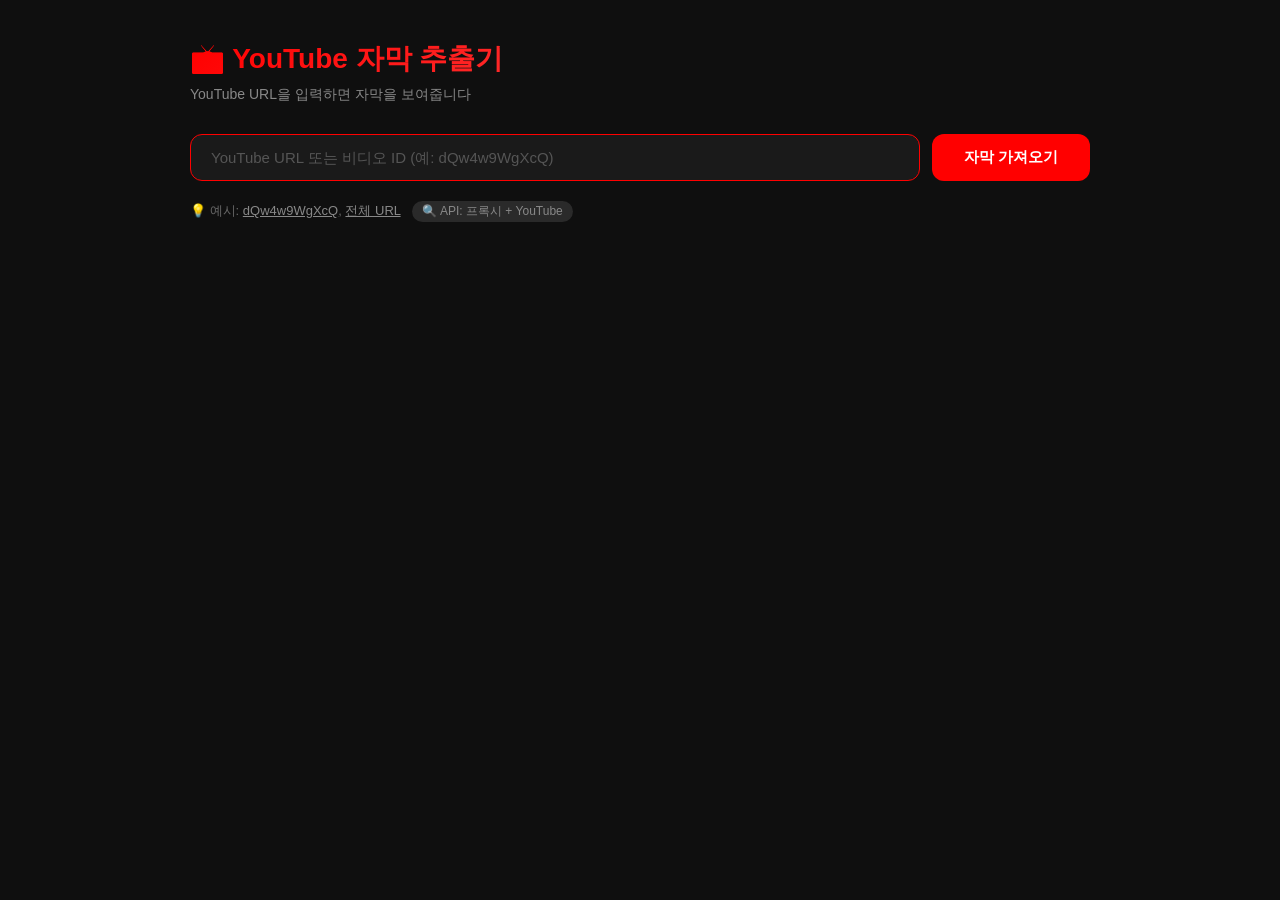
<file: utest/first.html>
<!DOCTYPE html>
<html lang="ko">
<head>
    <meta charset="UTF-8" />
    <meta name="viewport" content="width=device-width, initial-scale=1.0" />
    <title>YouTube 자막 추출기</title>
    <style>
        * {
            margin: 0;
            padding: 0;
            box-sizing: border-box;
        }

        body {
            font-family: -apple-system, BlinkMacSystemFont, 'Segoe UI', Roboto, Oxygen, Ubuntu, sans-serif;
            background: #0f0f0f;
            color: #f1f1f1;
            min-height: 100vh;
            display: flex;
            justify-content: center;
            padding: 40px 20px;
        }

        .container {
            max-width: 900px;
            width: 100%;
        }

        h1 {
            font-size: 28px;
            font-weight: 700;
            margin-bottom: 8px;
            background: linear-gradient(135deg, #ff0000, #ff6b6b);
            -webkit-background-clip: text;
            -webkit-text-fill-color: transparent;
        }

        .subtitle {
            color: #888;
            font-size: 14px;
            margin-bottom: 30px;
        }

        .input-group {
            display: flex;
            gap: 12px;
            margin-bottom: 20px;
            flex-wrap: wrap;
        }

        .input-group input {
            flex: 1;
            padding: 14px 20px;
            border-radius: 12px;
            border: 1px solid #333;
            background: #1a1a1a;
            color: #f1f1f1;
            font-size: 15px;
            min-width: 200px;
            transition: border-color 0.3s;
        }

        .input-group input:focus {
            outline: none;
            border-color: #ff0000;
        }

        .input-group input::placeholder {
            color: #555;
        }

        .input-group button {
            padding: 14px 32px;
            border-radius: 12px;
            border: none;
            background: #ff0000;
            color: white;
            font-size: 15px;
            font-weight: 600;
            cursor: pointer;
            transition: background 0.3s, transform 0.1s;
            white-space: nowrap;
        }

        .input-group button:hover {
            background: #cc0000;
        }

        .input-group button:active {
            transform: scale(0.96);
        }

        .input-group button:disabled {
            background: #444;
            cursor: not-allowed;
            transform: none;
        }

        .spinner {
            display: none;
            text-align: center;
            padding: 40px 0;
        }

        .spinner.active {
            display: block;
        }

        .spinner .dot {
            display: inline-block;
            width: 14px;
            height: 14px;
            border-radius: 50%;
            background: #ff0000;
            margin: 0 6px;
            animation: bounce 1.4s infinite ease-in-out both;
        }

        .spinner .dot:nth-child(1) {
            animation-delay: -0.32s;
        }
        .spinner .dot:nth-child(2) {
            animation-delay: -0.16s;
        }
        .spinner .dot:nth-child(3) {
            animation-delay: 0;
        }

        @keyframes bounce {
            0%,
            80%,
            100% {
                transform: scale(0);
            }
            40% {
                transform: scale(1);
            }
        }

        .result {
            display: none;
            margin-top: 20px;
        }

        .result.active {
            display: block;
        }

        .result .info {
            background: #1a1a1a;
            border-radius: 12px;
            padding: 14px 20px;
            margin-bottom: 16px;
            display: flex;
            justify-content: space-between;
            align-items: center;
            flex-wrap: wrap;
            gap: 10px;
        }

        .result .info .title {
            font-weight: 600;
            font-size: 16px;
            color: #f1f1f1;
        }

        .result .info .count {
            color: #888;
            font-size: 13px;
            background: #2a2a2a;
            padding: 4px 14px;
            border-radius: 20px;
        }

        .result .transcript-box {
            background: #1a1a1a;
            border-radius: 12px;
            padding: 16px 20px;
            max-height: 500px;
            overflow-y: auto;
            font-size: 14px;
            line-height: 1.8;
        }

        .result .transcript-box::-webkit-scrollbar {
            width: 6px;
        }

        .result .transcript-box::-webkit-scrollbar-track {
            background: #1a1a1a;
        }

        .result .transcript-box::-webkit-scrollbar-thumb {
            background: #444;
            border-radius: 4px;
        }

        .result .transcript-item {
            display: flex;
            gap: 16px;
            padding: 6px 0;
            border-bottom: 1px solid #252525;
        }

        .result .transcript-item:last-child {
            border-bottom: none;
        }

        .result .transcript-item .time {
            color: #ff6b6b;
            font-weight: 500;
            min-width: 70px;
            font-size: 13px;
            font-variant-numeric: tabular-nums;
        }

        .result .transcript-item .text {
            color: #e0e0e0;
            word-break: break-word;
        }

        .error {
            display: none;
            background: #2a0a0a;
            border: 1px solid #661111;
            border-radius: 12px;
            padding: 16px 20px;
            color: #ff6b6b;
            margin-top: 16px;
        }

        .error.active {
            display: block;
        }

        .examples {
            margin-top: 12px;
            font-size: 13px;
            color: #666;
        }

        .examples a {
            color: #888;
            cursor: pointer;
            text-decoration: underline;
            transition: color 0.3s;
        }

        .examples a:hover {
            color: #ff6b6b;
        }

        .status-badge {
            display: inline-block;
            font-size: 12px;
            padding: 2px 10px;
            border-radius: 12px;
            background: #2a2a2a;
            color: #888;
            margin-left: 8px;
        }

        @media (max-width: 600px) {
            .input-group button {
                width: 100%;
                justify-content: center;
            }

            .result .info {
                flex-direction: column;
                align-items: flex-start;
            }
        }
    </style>
</head>
<body>
    <div class="container">
        <h1>📺 YouTube 자막 추출기</h1>
        <p class="subtitle">YouTube URL을 입력하면 자막을 보여줍니다</p>

        <div class="input-group">
            <input type="text" id="urlInput" placeholder="YouTube URL 또는 비디오 ID (예: dQw4w9WgXcQ)" />
            <button id="fetchBtn">자막 가져오기</button>
        </div>

        <div class="examples">
            💡 예시: 
            <a onclick="setExample('dQw4w9WgXcQ')">dQw4w9WgXcQ</a>, 
            <a onclick="setExample('https://www.youtube.com/watch?v=dQw4w9WgXcQ')">전체 URL</a>
            <span class="status-badge" id="apiStatus">🔍 API: 프록시</span>
        </div>

        <div class="spinner" id="spinner">
            <div class="dot"></div>
            <div class="dot"></div>
            <div class="dot"></div>
        </div>

        <div class="error" id="error"></div>

        <div class="result" id="result">
            <div class="info">
                <span class="title" id="videoTitle">제목을 불러오는 중...</span>
                <span class="count" id="transcriptCount">자막 수: 0</span>
            </div>
            <div class="transcript-box" id="transcriptBox"></div>
        </div>
    </div>

    <script>
        // ============================================================
        // 1. YouTube 비디오 ID 추출 함수
        // ============================================================
        function extractVideoId(url) {
            if (!url) return null;

            if (/^[a-zA-Z0-9_-]{11}$/.test(url.trim())) {
                return url.trim();
            }

            const patterns = [
                /(?:youtube\.com\/watch\?v=|youtu\.be\/|youtube\.com\/embed\/|youtube\.com\/v\/)([a-zA-Z0-9_-]{11})/,
                /youtube\.com\/shorts\/([a-zA-Z0-9_-]{11})/,
                /youtube\.com\/live\/([a-zA-Z0-9_-]{11})/
            ];

            for (const pattern of patterns) {
                const match = url.match(pattern);
                if (match) return match[1];
            }

            return null;
        }

        // ============================================================
        // 2. CORS 프록시를 통한 YouTube 자막 가져오기
        // ============================================================
        async function fetchTranscript(videoId) {
            // 방법 1: yt-api.com (CORS 지원)
            try {
                const apiUrl = `https://yt-api.com/api/transcripts?videoId=${videoId}`;
                const response = await fetch(apiUrl, {
                    headers: { 'Accept': 'application/json' }
                });

                if (response.ok) {
                    const data = await response.json();
                    if (data.transcripts && data.transcripts.length > 0) {
                        const transcript = data.transcripts[0];
                        return {
                            title: data.title || '제목 없음',
                            items: transcript.snippets || transcript.items || []
                        };
                    }
                }
            } catch (e) {
                console.log('yt-api.com 실패, 다음 방법 시도...');
            }

            // 방법 2: CORS 프록시 + YouTube API (더 안정적)
            try {
                const proxyUrl = 'https://api.allorigins.win/raw?url=';
                const youtubeUrl = `https://www.youtube.com/watch?v=${videoId}`;
                
                const response = await fetch(proxyUrl + encodeURIComponent(youtubeUrl));
                if (!response.ok) throw new Error('프록시 요청 실패');
                
                const html = await response.text();
                
                // YouTube 페이지에서 자막 데이터 추출
                const captionsData = extractCaptionsFromHTML(html);
                if (captionsData) {
                    return captionsData;
                }
                
                throw new Error('자막 데이터를 찾을 수 없습니다.');
            } catch (e) {
                console.log('프록시 방법 실패:', e);
                throw new Error('자막을 불러올 수 없습니다. (자막이 없거나 API 제한에 걸렸을 수 있습니다)');
            }
        }

        // ============================================================
        // 3. YouTube HTML에서 자막 데이터 추출
        // ============================================================
        function extractCaptionsFromHTML(html) {
            try {
                // 1) ytInitialPlayerResponse 찾기
                const playerResponseMatch = html.match(/var ytInitialPlayerResponse\s*=\s*({.+?});/);
                if (!playerResponseMatch) {
                    // 다른 패턴 시도
                    const altMatch = html.match(/ytInitialPlayerResponse\s*=\s*({.+?});/);
                    if (!altMatch) return null;
                    var data = JSON.parse(altMatch[1]);
                } else {
                    var data = JSON.parse(playerResponseMatch[1]);
                }

                // 2) 자막 트랙 찾기
                const captions = data?.captions?.playerCaptionsTracklistRenderer?.captionTracks;
                if (!captions || captions.length === 0) return null;

                // 3) 첫 번째 자막 트랙 사용 (보통 영어 또는 한국어)
                const track = captions[0];
                const baseUrl = track.baseUrl;

                // 4) 자막 데이터 가져오기 (프록시 사용)
                return fetchSubtitleData(baseUrl, track.name?.simpleText || '자막');
            } catch (e) {
                console.error('HTML 파싱 오류:', e);
                return null;
            }
        }

        // ============================================================
        // 4. 자막 XML/JSON 데이터 가져오기
        // ============================================================
        async function fetchSubtitleData(baseUrl, trackName) {
            try {
                const proxyUrl = 'https://api.allorigins.win/raw?url=';
                const response = await fetch(proxyUrl + encodeURIComponent(baseUrl));
                
                if (!response.ok) throw new Error('자막 데이터를 가져올 수 없습니다.');
                
                const data = await response.text();
                
                // XML 파싱 (자막은 보통 XML 형식)
                const parser = new DOMParser();
                const xmlDoc = parser.parseFromString(data, 'text/xml');
                
                const items = [];
                const textNodes = xmlDoc.getElementsByTagName('text');
                
                for (let i = 0; i < textNodes.length; i++) {
                    const node = textNodes[i];
                    const start = parseFloat(node.getAttribute('start') || 0);
                    const dur = parseFloat(node.getAttribute('dur') || 0);
                    const text = node.textContent || '';
                    
                    if (text.trim()) {
                        items.push({
                            start: start,
                            duration: dur,
                            text: text.trim()
                        });
                    }
                }
                
                if (items.length === 0) {
                    throw new Error('자막 내용이 비어있습니다.');
                }
                
                return {
                    title: trackName || 'YouTube 자막',
                    items: items
                };
            } catch (e) {
                console.error('자막 데이터 파싱 오류:', e);
                throw new Error('자막 데이터를 파싱할 수 없습니다.');
            }
        }

        // ============================================================
        // 5. UI 제어
        // ============================================================
        const urlInput = document.getElementById('urlInput');
        const fetchBtn = document.getElementById('fetchBtn');
        const spinner = document.getElementById('spinner');
        const result = document.getElementById('result');
        const error = document.getElementById('error');
        const videoTitle = document.getElementById('videoTitle');
        const transcriptCount = document.getElementById('transcriptCount');
        const transcriptBox = document.getElementById('transcriptBox');
        const apiStatus = document.getElementById('apiStatus');

        function setExample(url) {
            urlInput.value = url;
            fetchTranscriptHandler();
        }

        function formatTime(seconds) {
            const h = Math.floor(seconds / 3600);
            const m = Math.floor((seconds % 3600) / 60);
            const s = Math.floor(seconds % 60);
            if (h > 0) {
                return `${h}:${String(m).padStart(2, '0')}:${String(s).padStart(2, '0')}`;
            }
            return `${String(m).padStart(2, '0')}:${String(s).padStart(2, '0')}`;
        }

        function displayTranscript(title, items) {
            videoTitle.textContent = title || '제목 없음';
            transcriptCount.textContent = `자막 수: ${items.length}`;

            if (items.length === 0) {
                transcriptBox.innerHTML = '<p style="color: #888; text-align: center; padding: 20px;">자막 항목이 없습니다.</p>';
                return;
            }

            let html = '';
            for (const item of items) {
                const time = formatTime(item.start || 0);
                const text = item.text || '';
                html += `
                    <div class="transcript-item">
                        <span class="time">${time}</span>
                        <span class="text">${text}</span>
                    </div>
                `;
            }
            transcriptBox.innerHTML = html;
        }

        function showError(message) {
            error.textContent = `⚠️ ${message}`;
            error.classList.add('active');
        }

        function hideError() {
            error.classList.remove('active');
        }

        function setLoading(isLoading) {
            if (isLoading) {
                spinner.classList.add('active');
                fetchBtn.disabled = true;
                fetchBtn.textContent = '가져오는 중...';
                result.classList.remove('active');
                hideError();
                apiStatus.textContent = '⏳ 로딩 중...';
            } else {
                spinner.classList.remove('active');
                fetchBtn.disabled = false;
                fetchBtn.textContent = '자막 가져오기';
                apiStatus.textContent = '✅ 완료';
            }
        }

        // ============================================================
        // 6. 메인 핸들러
        // ============================================================
        async function fetchTranscriptHandler() {
            const input = urlInput.value.trim();
            if (!input) {
                showError('YouTube URL 또는 비디오 ID를 입력해주세요.');
                return;
            }

            const videoId = extractVideoId(input);
            if (!videoId) {
                showError('올바른 YouTube URL 또는 비디오 ID가 아닙니다.');
                return;
            }

            setLoading(true);
            hideError();
            result.classList.remove('active');

            try {
                const data = await fetchTranscript(videoId);
                displayTranscript(data.title, data.items);
                result.classList.add('active');
                apiStatus.textContent = '✅ 자막 로드 성공';
            } catch (err) {
                showError(err.message || '자막을 불러오는 중 오류가 발생했습니다.');
                result.classList.remove('active');
                apiStatus.textContent = '❌ 오류 발생';
            } finally {
                setLoading(false);
            }
        }

        // ============================================================
        // 7. 이벤트 바인딩
        // ============================================================
        fetchBtn.addEventListener('click', fetchTranscriptHandler);

        urlInput.addEventListener('keydown', (e) => {
            if (e.key === 'Enter') {
                fetchTranscriptHandler();
            }
        });

        window.addEventListener('load', () => {
            urlInput.focus();
            apiStatus.textContent = '🔍 API: 프록시 + YouTube';
        });

        window.setExample = setExample;
    </script>
</body>
</html>
</file>
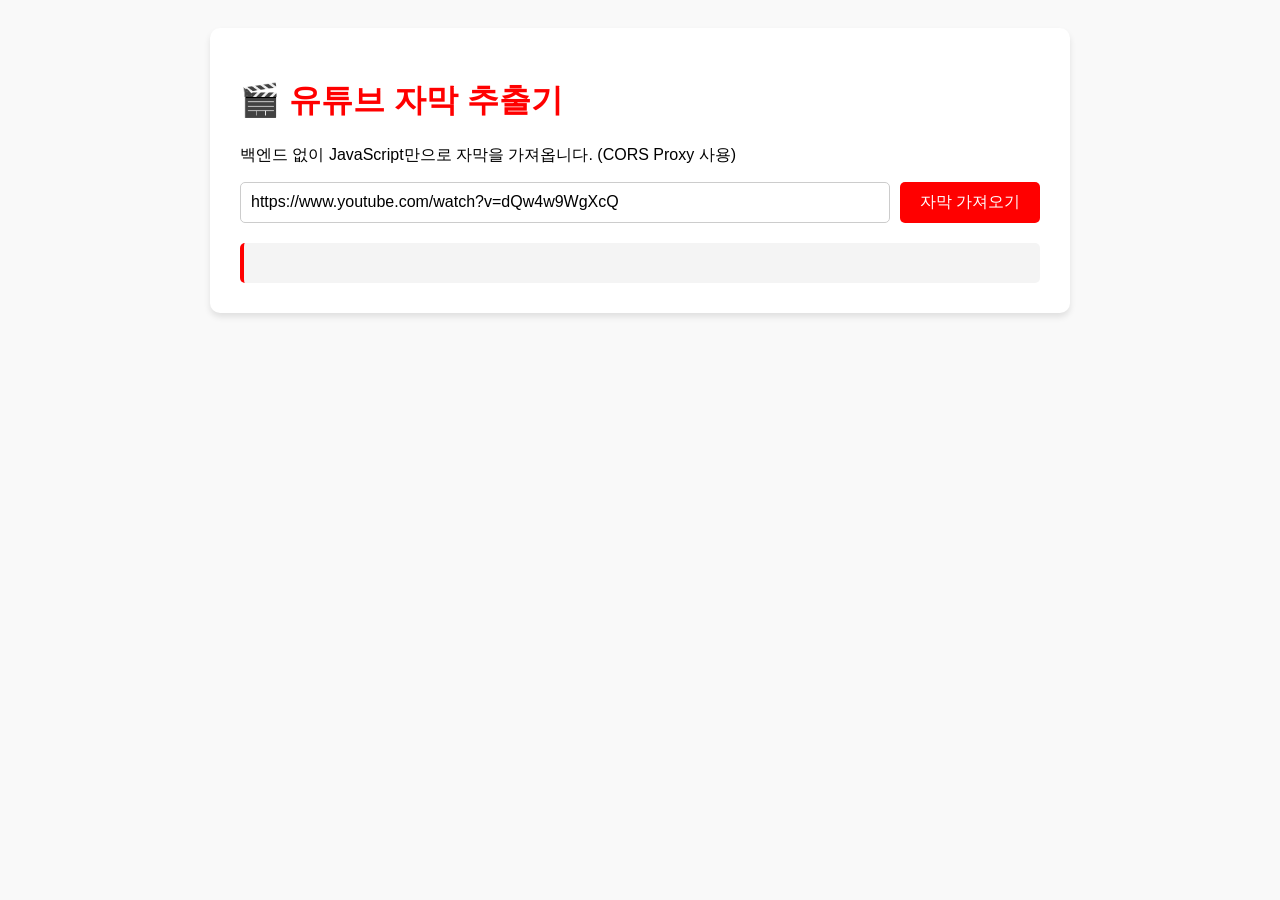
<file: utest/test.html>
<!DOCTYPE html>
<html lang="ko">
<head>
    <meta charset="UTF-8">
    <meta name="viewport" content="width=device-width, initial-scale=1.0">
    <title>유튜브 자막 추출기 (Pure JS)</title>
    <style>
        body { font-family: 'Segoe UI', sans-serif; background-color: #f9f9f9; padding: 20px; }
        .container { max-width: 800px; margin: 0 auto; background: white; padding: 30px; border-radius: 10px; box-shadow: 0 4px 6px rgba(0,0,0,0.1); }
        h1 { color: #ff0000; }
        .input-group { display: flex; gap: 10px; margin-bottom: 20px; }
        input { flex: 1; padding: 10px; border: 1px solid #ccc; border-radius: 5px; font-size: 16px; }
        button { padding: 10px 20px; background: #ff0000; color: white; border: none; border-radius: 5px; cursor: pointer; font-size: 16px; }
        button:hover { background: #cc0000; }
        button:disabled { background: #ccc; cursor: not-allowed; }
        #status { margin: 20px 0; font-weight: bold; color: #555; }
        #transcript { white-space: pre-wrap; background: #f4f4f4; padding: 20px; border-radius: 5px; border-left: 4px solid #ff0000; line-height: 1.6; max-height: 500px; overflow-y: auto; }
        .error { color: red; }
    </style>
</head>
<body>

<div class="container">
    <h1>🎬 유튜브 자막 추출기</h1>
    <p>백엔드 없이 JavaScript만으로 자막을 가져옵니다. (CORS Proxy 사용)</p>
    
    <div class="input-group">
        <input type="text" id="urlInput" placeholder="https://www.youtube.com/watch?v=..." value="https://www.youtube.com/watch?v=dQw4w9WgXcQ">
        <button id="fetchBtn" onclick="fetchTranscript()">자막 가져오기</button>
    </div>

    <div id="status"></div>
    <div id="transcript"></div>
</div>

<script>
    // CORS 우회를 위한 프록시 서버 (allorigins API 사용)
    const CORS_PROXY = "https://api.allorigins.win/raw?url=";

    function extractVideoId(url) {
        const regex = /(?:youtube\.com\/(?:[^\/\n\s]+\/\S+\/|(?:v|e(?:mbed)?)\/|\S*?[?&]v=)|youtu\.be\/)([a-zA-Z0-9_-]{11})/;
        const match = url.match(regex);
        return match ? match[1] : null;
    }

    async function fetchTranscript() {
        const urlInput = document.getElementById('urlInput').value;
        const statusDiv = document.getElementById('status');
        const transcriptDiv = document.getElementById('transcript');
        const fetchBtn = document.getElementById('fetchBtn');

        const videoId = extractVideoId(urlInput);
        
        if (!videoId) {
            statusDiv.innerHTML = '<span class="error">올바른 유튜브 URL을 입력해주세요.</span>';
            return;
        }

        // 로딩 상태 초기화
        statusDiv.textContent = '자막 정보를 가져오는 중... (몇 초 걸릴 수 있습니다)';
        transcriptDiv.textContent = '';
        fetchBtn.disabled = true;

        try {
            // 1. 유튜브 웹페이지 HTML 가져오기 (프록시를 통해 CORS 우회)
            const watchUrl = `https://www.youtube.com/watch?v=${videoId}`;
            const response = await fetch(CORS_PROXY + encodeURIComponent(watchUrl));
            
            if (!response.ok) throw new Error('페이지를 불러오지 못했습니다.');
            
            const html = await response.text();

            // 2. HTML에서 ytInitialPlayerResponse JSON 추출
            // 정규식을 사용하여 자막 정보가 담긴 JSON 객체를 찾습니다.
            const match = html.match(/ytInitialPlayerResponse\s*=\s*(\{.+?\})\s*;/);
            
            if (!match || !match[1]) {
                throw new Error('페이지에서 플레이어 정보를 찾을 수 없습니다.');
            }

            // JSON 파싱
            // 주의: 유튜브 HTML에 포함된 JS 함수 등으로 인해 순수 JSON.parse가 실패할 수 있음
            const playerResponse = JSON.parse(match[1]);
            
            // 3. 자막 트랙(Caption Tracks) 추출
            const captionTracks = playerResponse?.captions?.playerCaptionsTracklistRenderer?.captionTracks;
            
            if (!captionTracks || captionTracks.length === 0) {
                throw new Error('이 영상에는 사용 가능한 자막이 없습니다.');
            }

            // 한국어 자막이 있으면 한국어, 없으면 첫 번째 자막 선택
            let track = captionTracks.find(t => t.languageCode === 'ko') || captionTracks[0];
            
            statusDiv.textContent = `자막 언어: ${track.name.simpleText} (코드: ${track.languageCode}) 다운로드 중...`;

            // 4. 자막 XML/JSON 데이터 가져오기 (fmt=json3으로 JSON 형식 요청)
            // 프록시를 통해 자막 URL 요청
            const captionUrl = track.baseUrl + "&fmt=json3";
            const captionResponse = await fetch(CORS_PROXY + encodeURIComponent(captionUrl));
            
            if (!captionResponse.ok) throw new Error('자막 데이터를 불러오지 못했습니다.');
            
            const captionData = await captionResponse.json();

            // 5. 자막 텍스트 병합
            if (captionData.events) {
                let transcriptText = captionData.events
                    .filter(event => event.segs) // 텍스트 세그먼트가 있는 이벤트만 필터링
                    .map(event => event.segs.map(seg => seg.utf8).join('')) // 세그먼트 합치기
                    .join(' ') // 모든 이벤트 합치기
                    .replace(/\n/g, ' '); // 줄바꿈 처리

                transcriptDiv.textContent = transcriptText;
                statusDiv.textContent = '✅ 자막 추출 성공!';
            } else {
                throw new Error('자막 형식을 파싱할 수 없습니다.');
            }

        } catch (error) {
            console.error(error);
            statusDiv.innerHTML = `<span class="error">오류 발생: ${error.message}</span>`;
        } finally {
            fetchBtn.disabled = false;
        }
    }
</script>

</body>
</html>
</file>
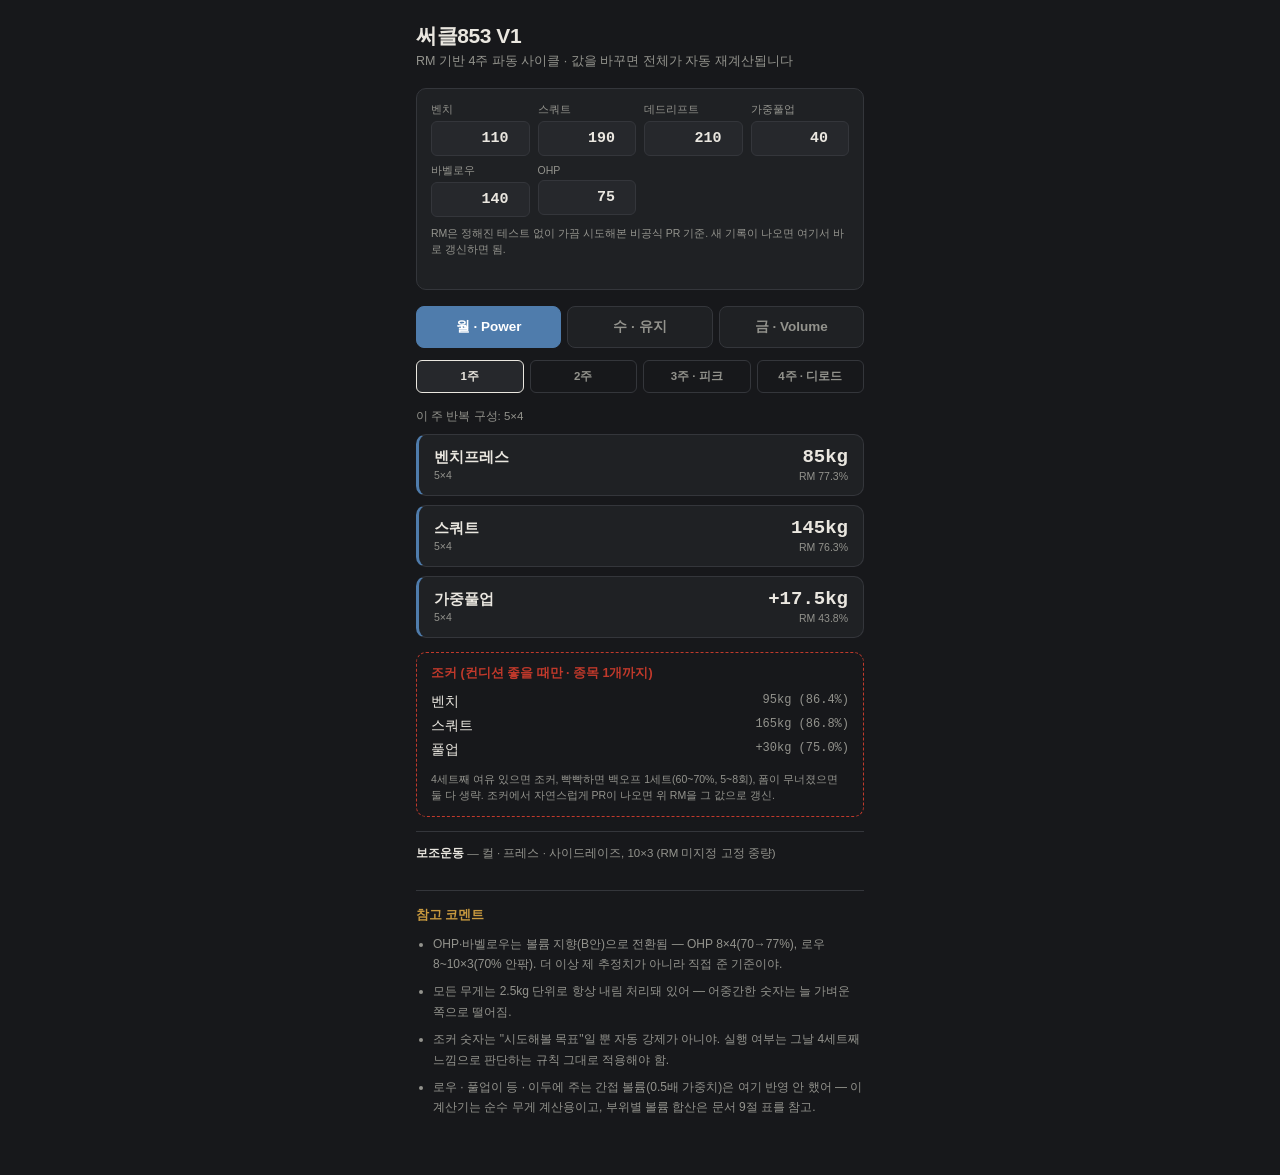
<file: workouts/simbe.html>
<!DOCTYPE html>
<html lang="ko">
<head>
<meta charset="UTF-8">
<meta name="viewport" content="width=device-width, initial-scale=1.0, maximum-scale=1">
<title>써클853 V1</title>
<style>
  :root{
    --bg:#17181b;
    --panel:#1f2124;
    --panel-2:#26282c;
    --border:#34363b;
    --text:#eae7e0;
    --text-dim:#93938d;
    --red:#c1392b;
    --blue:#4f7cac;
    --green:#5c8a63;
    --amber:#c99a3f;
  }
  *{ box-sizing:border-box; }
  body{
    margin:0; background:var(--bg); color:var(--text);
    font-family:-apple-system,BlinkMacSystemFont,"Segoe UI","Malgun Gothic",sans-serif;
    -webkit-font-smoothing:antialiased;
  }
  .wrap{ max-width:480px; margin:0 auto; padding:22px 16px 48px; }

  header.top{ margin-bottom:18px; }
  h1{ font-size:21px; font-weight:800; letter-spacing:-0.02em; margin:0 0 3px; }
  .sub{ color:var(--text-dim); font-size:12.5px; }

  .rm-panel{ background:var(--panel); border:1px solid var(--border); border-radius:10px; padding:14px; margin-bottom:16px; }
  .rm-grid{ display:grid; grid-template-columns:repeat(auto-fit,minmax(84px,1fr)); gap:8px; }
  .rm-field label{ display:block; font-size:10.5px; color:var(--text-dim); margin-bottom:4px; }
  .rm-field input{
    width:100%; background:var(--panel-2); border:1px solid var(--border); color:var(--text);
    font:600 15px/1 ui-monospace,"SF Mono",Menlo,Consolas,monospace;
    padding:8px 5px; border-radius:6px; text-align:right;
  }
  .rm-field input:focus{ outline:2px solid var(--blue); outline-offset:1px; }
  .rm-hint{ font-size:10.5px; color:var(--text-dim); margin-top:9px; line-height:1.5; }
  .save-state{ font-size:10.5px; color:var(--green); margin-top:4px; text-align:right; height:13px; }

  .tabs{ display:flex; gap:6px; margin-bottom:12px; }
  .tab{ flex:1; padding:11px 0; text-align:center; border-radius:8px; border:1px solid var(--border); background:var(--panel); color:var(--text-dim); font-weight:700; font-size:13.5px; cursor:pointer; }
  .tab[data-day="mon"].active{ background:var(--blue); border-color:var(--blue); color:#fff; }
  .tab[data-day="wed"].active{ background:var(--amber); border-color:var(--amber); color:#1a1200; }
  .tab[data-day="fri"].active{ background:var(--green); border-color:var(--green); color:#fff; }

  .week-select{ display:flex; gap:6px; margin-bottom:16px; }
  .week-btn{ flex:1; padding:8px 0; text-align:center; border-radius:6px; border:1px solid var(--border); background:transparent; color:var(--text-dim); font-size:11.5px; font-weight:600; cursor:pointer; }
  .week-btn.active{ border-color:var(--text); color:var(--text); background:var(--panel-2); }
  .week-btn.peak.active{ border-color:var(--red); color:var(--red); }
  .week-btn.deload.active{ border-color:var(--green); color:var(--green); }

  .day-panel{ display:none; }
  .day-panel.active{ display:block; }

  .reps-line{ font-size:11.5px; color:var(--text-dim); margin-bottom:10px; }

  .lift-card{ background:var(--panel); border:1px solid var(--border); border-radius:10px; padding:13px 15px; margin-bottom:9px; display:flex; justify-content:space-between; align-items:center; }
  .mon-accent .lift-card{ border-left:3px solid var(--blue); }
  .wed-accent .lift-card{ border-left:3px solid var(--amber); }
  .fri-accent .lift-card{ border-left:3px solid var(--green); }
  .lift-name{ font-weight:700; font-size:14.5px; }
  .lift-note{ font-size:10.5px; color:var(--text-dim); margin-top:2px; }
  .lift-right{ text-align:right; }
  .lift-weight{ font:700 19px/1 ui-monospace,"SF Mono",Menlo,Consolas,monospace; }
  .lift-pct{ font-size:10.5px; color:var(--text-dim); margin-top:3px; }

  .joker-box{ border:1px dashed var(--red); border-radius:10px; padding:12px 14px; margin:14px 0 4px; }
  .joker-title{ color:var(--red); font-weight:800; font-size:12.5px; margin-bottom:8px; }
  .joker-row{ display:flex; justify-content:space-between; font-size:13.5px; padding:3px 0; font-family:ui-monospace,"SF Mono",Menlo,Consolas,monospace; }
  .joker-row span:last-child{ color:var(--text-dim); font-size:12px; }
  .joker-note{ font-size:10.5px; color:var(--text-dim); margin-top:9px; line-height:1.6; }

  .accessory{ font-size:11.5px; color:var(--text-dim); border-top:1px solid var(--border); margin-top:14px; padding-top:12px; line-height:1.7; }
  .accessory b{ color:var(--text); }

  .option-note{ font-size:11px; color:var(--text-dim); background:var(--panel-2); border-radius:8px; padding:10px 12px; margin-top:14px; line-height:1.6; }

  .comments{ margin-top:26px; border-top:1px solid var(--border); padding-top:16px; }
  .comments h2{ font-size:12.5px; color:var(--amber); margin:0 0 10px; font-weight:700; }
  .comments ul{ margin:0 0 4px; padding-left:17px; font-size:12px; color:var(--text-dim); line-height:1.7; }
  .comments li{ margin-bottom:7px; }
</style>
</head>
<body>
<div class="wrap">

  <header class="top">
    <h1>써클853 V1</h1>
    <div class="sub">RM 기반 4주 파동 사이클 · 값을 바꾸면 전체가 자동 재계산됩니다</div>
  </header>

  <div class="rm-panel">
    <div class="rm-grid">
      <div class="rm-field"><label>벤치</label><input type="number" step="2.5" id="rm-bench"></div>
      <div class="rm-field"><label>스쿼트</label><input type="number" step="2.5" id="rm-squat"></div>
      <div class="rm-field"><label>데드리프트</label><input type="number" step="2.5" id="rm-deadlift"></div>
      <div class="rm-field"><label>가중풀업</label><input type="number" step="2.5" id="rm-pullup"></div>
      <div class="rm-field"><label>바벨로우</label><input type="number" step="2.5" id="rm-row"></div>
      <div class="rm-field"><label>OHP</label><input type="number" step="2.5" id="rm-ohp"></div>
    </div>
    <div class="rm-hint">RM은 정해진 테스트 없이 가끔 시도해본 비공식 PR 기준. 새 기록이 나오면 여기서 바로 갱신하면 됨.</div>
    <div class="save-state" id="save-state"></div>
  </div>

  <div class="tabs">
    <div class="tab active" data-day="mon">월 · Power</div>
    <div class="tab" data-day="wed">수 · 유지</div>
    <div class="tab" data-day="fri">금 · Volume</div>
  </div>

  <div class="week-select">
    <button class="week-btn active" data-week="0">1주</button>
    <button class="week-btn" data-week="1">2주</button>
    <button class="week-btn peak" data-week="2">3주 · 피크</button>
    <button class="week-btn deload" data-week="3">4주 · 디로드</button>
  </div>

  <div class="day-panel active mon-accent" id="panel-mon">
    <div class="reps-line" id="reps-mon"></div>
    <div id="lifts-mon"></div>
    <div class="joker-box" id="joker-mon">
      <div class="joker-title">조커 (컨디션 좋을 때만 · 종목 1개까지)</div>
      <div id="joker-rows-mon"></div>
      <div class="joker-note">4세트째 여유 있으면 조커, 빡빡하면 백오프 1세트(60~70%, 5~8회), 폼이 무너졌으면 둘 다 생략. 조커에서 자연스럽게 PR이 나오면 위 RM을 그 값으로 갱신.</div>
    </div>
    <div class="accessory"><b>보조운동</b> — 컬 · 프레스 · 사이드레이즈, 10×3 (RM 미지정 고정 중량)</div>
  </div>

  <div class="day-panel wed-accent" id="panel-wed">
    <div class="reps-line" id="reps-wed"></div>
    <div id="lifts-wed"></div>
    <div class="accessory"><b>보조운동</b> — 컬 · 프레스 · 사이드레이즈, 10×3 (RM 미지정 고정 중량)</div>
  </div>

  <div class="day-panel fri-accent" id="panel-fri">
    <div class="reps-line" id="reps-fri"></div>
    <div id="lifts-fri"></div>
    <div class="option-note">옵션 — 스트롱리프트식 변형: 표의 무게로 탑세트 1개 → 나머지는 탑의 90%로 백오프. 톤수를 유지하려면 세트를 4→5개로 늘림. 지루할 때 변화 목적, 기본은 스트레이트.</div>
  </div>

  <div class="comments">
    <h2>참고 코멘트</h2>
    <ul>
      <li>OHP·바벨로우는 볼륨 지향(B안)으로 전환됨 — OHP 8×4(70→77%), 로우 8~10×3(70% 안팎). 더 이상 제 추정치가 아니라 직접 준 기준이야.</li>
      <li>모든 무게는 2.5kg 단위로 항상 내림 처리돼 있어 — 어중간한 숫자는 늘 가벼운 쪽으로 떨어짐.</li>
      <li>조커 숫자는 "시도해볼 목표"일 뿐 자동 강제가 아니야. 실행 여부는 그날 4세트째 느낌으로 판단하는 규칙 그대로 적용해야 함.</li>
      <li>로우 · 풀업이 등 · 이두에 주는 간접 볼륨(0.5배 가중치)은 여기 반영 안 했어 — 이 계산기는 순수 무게 계산용이고, 부위별 볼륨 합산은 문서 9절 표를 참고.</li>
    </ul>
  </div>

</div>

<script>
(function(){
  "use strict";

  const STORAGE_KEY = "circle853-v1-rm";
  const DEFAULT_RM = { bench:110, squat:190, deadlift:210, pullup:40, row:140, ohp:75 };

  const PLANS = {
    mon: {
      reps: ["5×4","5×4","5×3","5×2"],
      accentClass:"mon-accent",
      lifts: [
        { key:"bench",  name:"벤치프레스", pct:[85/110, 87.5/110, 90/110, 60/110] },
        { key:"squat",  name:"스쿼트",     pct:[145/190, 150/190, 155/190, 100/190] },
        { key:"pullup", name:"가중풀업",   pct:[17.5/40, 20/40, 22.5/40, 5/40], added:true }
      ],
      joker: {
        bench:  [95/110, 97.5/110, 102.5/110, null],
        squat:  [165/190, 170/190, 180/190, null],
        pullup: [30/40, 32.5/40, 37.5/40, null]
      }
    },
    wed: {
      reps: ["5×3","5×3","3×3","5×2"],
      accentClass:"wed-accent",
      lifts: [
        { key:"ohp",      name:"OHP",       pct:[52.5/75, 55/75, 57.5/75, 40/75], repsOverride:["8×4","8×4","8×4","8×2"], warmup:"웜업 40kg(53%)×10회 · 볼륨 미포함" },
        { key:"deadlift", name:"데드리프트", pct:[150/210, 157.5/210, 165/210, 115/210] },
        { key:"row",      name:"바벨로우",   pct:[97.5/140, 100/140, 102.5/140, 70/140], repsOverride:["8~10×3","8~10×3","8~10×3","8×2"] }
      ]
    },
    fri: {
      reps: ["8×4","8×4","8×4","8×2"],
      accentClass:"fri-accent",
      lifts: [
        { key:"bench",  name:"벤치프레스", pct:[75/110, 77.5/110, 80/110, 55/110] },
        { key:"squat",  name:"스쿼트",     pct:[125/190, 130/190, 135/190, 90/190] },
        { key:"pullup", name:"가중풀업",   pct:[7.5/40, 10/40, 12.5/40, 0], added:true, zeroLabel:"맨몸" }
      ]
    }
  };

  let state = { day:"mon", week:0, rm: Object.assign({}, DEFAULT_RM) };
  let saveTimer = null;

  function roundDown25(x){
    if (!isFinite(x) || x <= 0) return 0;
    return Math.round((Math.floor(x / 2.5 + 1e-9) * 2.5) * 100) / 100;
  }

  function formatWeight(rounded, added, zeroLabel){
    if (rounded <= 0 && zeroLabel) return zeroLabel;
    const numStr = Number.isInteger(rounded) ? rounded.toFixed(0) : rounded.toFixed(1);
    return (added ? "+" : "") + numStr + "kg";
  }

  function getRM(key){
    const v = parseFloat(state.rm[key]);
    return isFinite(v) ? v : 0;
  }

  function render(){
    const plan = PLANS[state.day];
    const week = state.week;

    document.getElementById("reps-" + state.day).textContent =
      state.day === "wed" ? "종목별 반복 구성이 다름 — 카드별 확인" : "이 주 반복 구성: " + plan.reps[week];

    const container = document.getElementById("lifts-" + state.day);
    container.innerHTML = "";
    plan.lifts.forEach(function(lift){
      const rm = lift.fixedRM != null ? lift.fixedRM : getRM(lift.key);
      const pct = lift.pct[week];
      const raw = rm * pct;
      const rounded = roundDown25(raw);
      const weightStr = formatWeight(rounded, lift.added, lift.zeroLabel);
      const reps = lift.repsOverride ? lift.repsOverride[week] : plan.reps[week];
      const pctStr = (pct * 100).toFixed(1) + "%";

      const card = document.createElement("div");
      card.className = "lift-card";
      card.innerHTML =
        '<div><div class="lift-name">' + lift.name + '</div>' +
        '<div class="lift-note">' + reps +
        (lift.fixedRM != null ? ' · RM 고정 ' + lift.fixedRM + 'kg' : '') +
        (lift.estimated ? ' · 추정치' : '') + '</div>' +
        (lift.warmup ? '<div class="lift-note">' + lift.warmup + '</div>' : '') + '</div>' +
        '<div class="lift-right"><div class="lift-weight">' + weightStr + '</div>' +
        '<div class="lift-pct">RM ' + pctStr + '</div></div>';
      container.appendChild(card);
    });

    if (state.day === "mon"){
      const jokerBox = document.getElementById("joker-mon");
      const rows = document.getElementById("joker-rows-mon");
      if (week === 3){
        jokerBox.style.display = "none";
      } else {
        jokerBox.style.display = "block";
        rows.innerHTML = "";
        const jNames = { bench:"벤치", squat:"스쿼트", pullup:"풀업" };
        Object.keys(PLANS.mon.joker).forEach(function(key){
          const pct = PLANS.mon.joker[key][week];
          const rm = getRM(key);
          const rounded = roundDown25(rm * pct);
          const isAdded = key === "pullup";
          const weightStr = formatWeight(rounded, isAdded, null);
          const row = document.createElement("div");
          row.className = "joker-row";
          row.innerHTML = "<span>" + jNames[key] + "</span><span>" + weightStr + " (" + (pct*100).toFixed(1) + "%)</span>";
          rows.appendChild(row);
        });
      }
    }
  }

  function switchDay(day){
    state.day = day;
    document.querySelectorAll(".tab").forEach(function(t){
      t.classList.toggle("active", t.dataset.day === day);
    });
    document.querySelectorAll(".day-panel").forEach(function(p){
      p.classList.toggle("active", p.id === "panel-" + day);
    });
    render();
  }

  function switchWeek(weekIndex){
    state.week = weekIndex;
    document.querySelectorAll(".week-btn").forEach(function(b){
      b.classList.toggle("active", parseInt(b.dataset.week, 10) === weekIndex);
    });
    render();
  }

  function setInputsFromState(){
    Object.keys(DEFAULT_RM).forEach(function(key){
      const el = document.getElementById("rm-" + key);
      if (el) el.value = state.rm[key];
    });
  }

  function showSaveState(text, isError){
    const el = document.getElementById("save-state");
    el.textContent = text;
    el.style.color = isError ? "#c1392b" : "var(--green)";
    clearTimeout(saveTimer);
    saveTimer = setTimeout(function(){ el.textContent = ""; }, 1600);
  }

  async function loadRM(){
    try{
      const res = await window.storage.get(STORAGE_KEY, false);
      if (res && res.value){
        const parsed = JSON.parse(res.value);
        return Object.assign({}, DEFAULT_RM, parsed);
      }
    } catch (e){
      // 저장된 값 없음 또는 조회 실패 — 기본값 사용
    }
    return Object.assign({}, DEFAULT_RM);
  }

  async function saveRM(){
    try{
      const result = await window.storage.set(STORAGE_KEY, JSON.stringify(state.rm), false);
      if (result){ showSaveState("저장됨", false); }
      else { showSaveState("저장 실패", true); }
    } catch (e){
      showSaveState("저장 실패", true);
    }
  }

  function attachListeners(){
    document.querySelectorAll(".tab").forEach(function(t){
      t.addEventListener("click", function(){ switchDay(t.dataset.day); });
    });
    document.querySelectorAll(".week-btn").forEach(function(b){
      b.addEventListener("click", function(){ switchWeek(parseInt(b.dataset.week, 10)); });
    });
    Object.keys(DEFAULT_RM).forEach(function(key){
      const el = document.getElementById("rm-" + key);
      if (!el) return;
      el.addEventListener("input", function(){
        state.rm[key] = el.value;
        render();
      });
      el.addEventListener("change", function(){
        saveRM();
      });
    });
  }

  async function init(){
    attachListeners();
    render();
    const loaded = await loadRM();
    state.rm = loaded;
    setInputsFromState();
    render();
  }

  init();
})();
</script>
</body>
</html>
</file>
